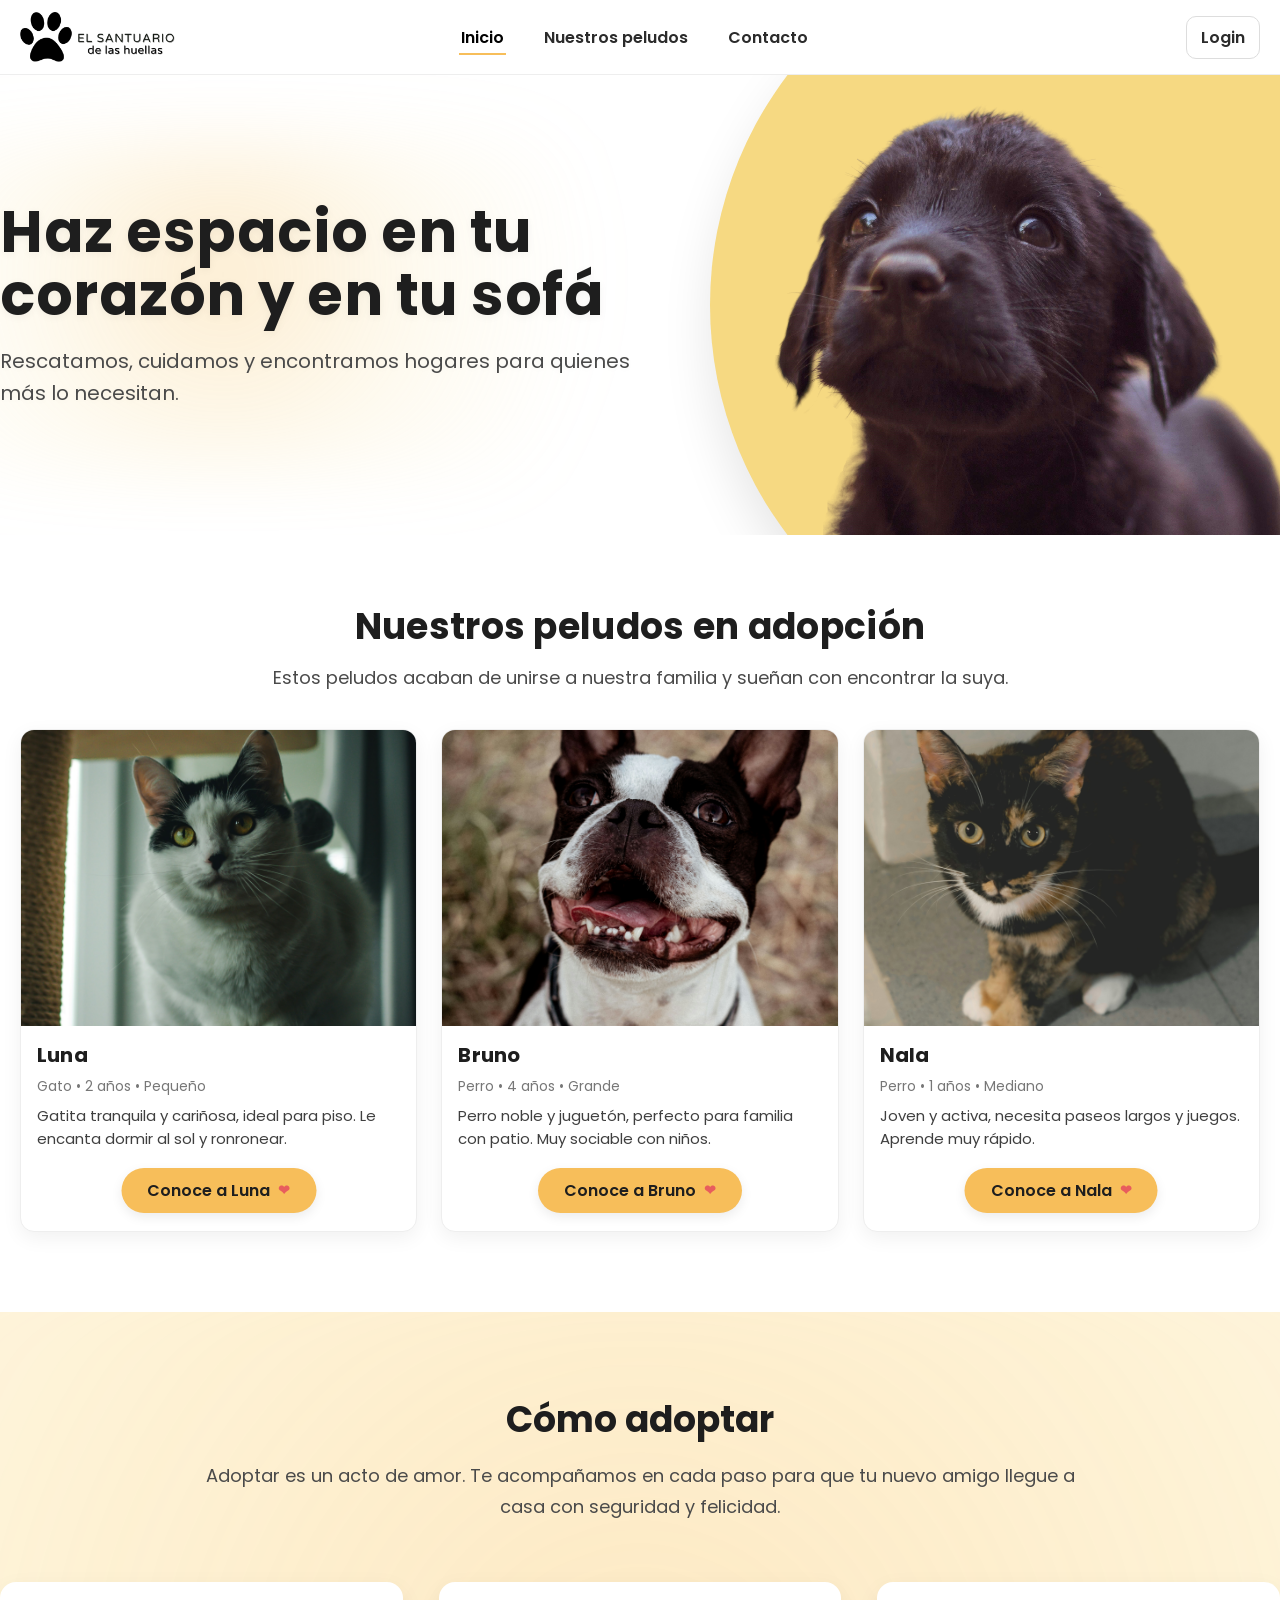
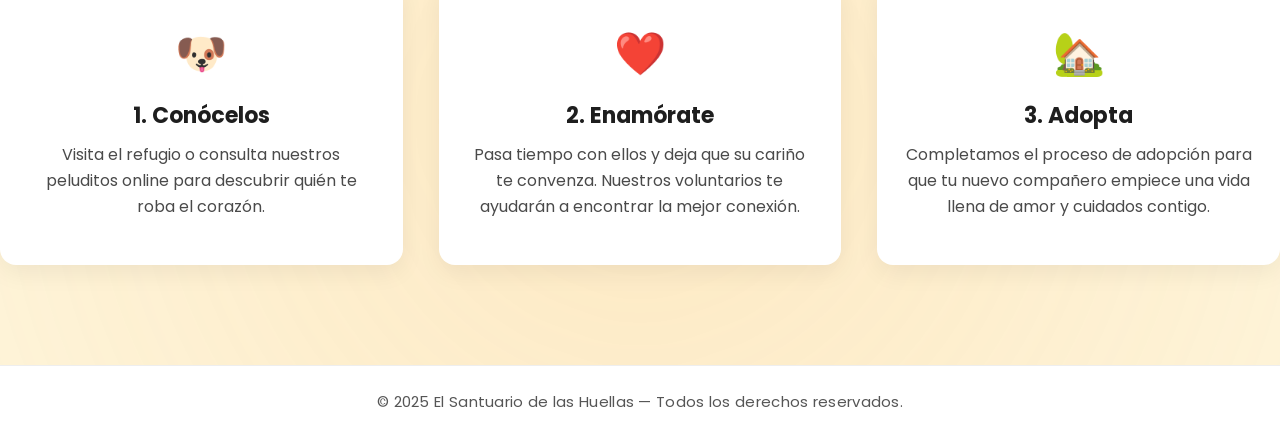
<file: index.html>
<!DOCTYPE html>
<html lang="es">
<head>
    <meta charset="UTF-8">
    <!--Para adaptarlo a cualquier pantalla-->
    <meta name="viewport" content="width=device-width, initial-scale=1.0">
    <title>El Santuario de las Huellas</title>
    <!--Enlazo la hoja de estilo css-->
    <link rel="stylesheet" href="style.css">
</head>
<body>
	<script type="module" src="./index.js"></script>
	
   <header class="site-header">
  <div class="container">
    <!-- Izquierda: logo -->
    <a href="index.html" class="logo">
      <img src="imagenes/logo.png" alt="El Santuario de las Huellas">
    </a>

    <!-- Centro: navegación -->
    <nav class="main-nav" aria-label="Principal">
      <ul>
        <li><a class="is-active" href="index.html">Inicio</a></li>
        <li><a href="animales.html">Nuestros peludos</a></li>
        <li><a href="contacto.html">Contacto</a></li>
        <li id="optionAdmin"><a href="admin.html">Admin</a></li>
      </ul>
    </nav>

    <!-- Derecha: login -->
   <a href="login.html" class="login-link" id="botonLogin">Login</a>
   <a href="#" class="login-link" id="botonLogout">Cerrar sesión</a>
  </div>
</header>

<section class="hero">
  <div class="hero-content">
    <!-- Texto izquierda -->
    <div class="hero-text">
      <h1>Haz espacio en tu corazón y en tu sofá</h1>
      <p>Rescatamos, cuidamos y encontramos hogares para quienes más lo necesitan.</p>
    </div>

    <!-- Imagen derecha -->
    <div class="hero-image">
      <img src="imagenes/banner.png" alt="Perro en adopción">
    </div>
  </div>
</section>

   <section id="adopcion" class="adopcion">
  <div class="adopcion-container">
    <header class="adopcion-header">
      <h2>Nuestros peludos en adopción</h2>
      <p>Estos peludos acaban de unirse a nuestra familia y sueñan con encontrar la suya.</p>
    </header>

    <!-- Tarjetas para los animales-->
    <div class="adopcion-grid">
      <!-- Tarjeta 1 -->
      <article class="pet-card" id="primera-tarjeta">
      </article>
	  <!-- Tarjeta 2 -->
      <article class="pet-card" id="segunda-tarjeta">
      </article>
	  <!-- Tarjeta 3 -->
      <article class="pet-card" id="tercera-tarjeta">
      </article>
    </div>
  </div>

</section>

<!--Seccion como adoptar-->
<section id="como-adoptar" class="como-adoptar">
  <div class="como-container">
    <header class="como-header">
      <h2>Cómo adoptar</h2>
      <p>Adoptar es un acto de amor. Te acompañamos en cada paso para que tu nuevo amigo llegue a casa con seguridad y felicidad.</p>
    </header>

    <div class="como-pasos">
      <!-- Paso 1 -->
      <article class="paso">
        <div class="paso-icono">🐶</div>
        <h3>1. Conócelos</h3>
        <p>Visita el refugio o consulta nuestros peluditos online para descubrir quién te roba el corazón.</p>
      </article>

      <!-- Paso 2 -->
      <article class="paso">
        <div class="paso-icono">❤️</div>
        <h3>2. Enamórate</h3>
        <p>Pasa tiempo con ellos y deja que su cariño te convenza. Nuestros voluntarios te ayudarán a encontrar la mejor conexión.</p>
      </article>

      <!-- Paso 3 -->
      <article class="paso">
        <div class="paso-icono">🏡</div>
        <h3>3. Adopta</h3>
        <p>Completamos el proceso de adopción para que tu nuevo compañero empiece una vida llena de amor y cuidados contigo.</p>
      </article>
    </div>
  </div>
</section>
<!-- Footer -->
<footer class="site-footer">
  <p>© 2025 El Santuario de las Huellas — Todos los derechos reservados.</p>
</footer>


</body>
</html>
</file>
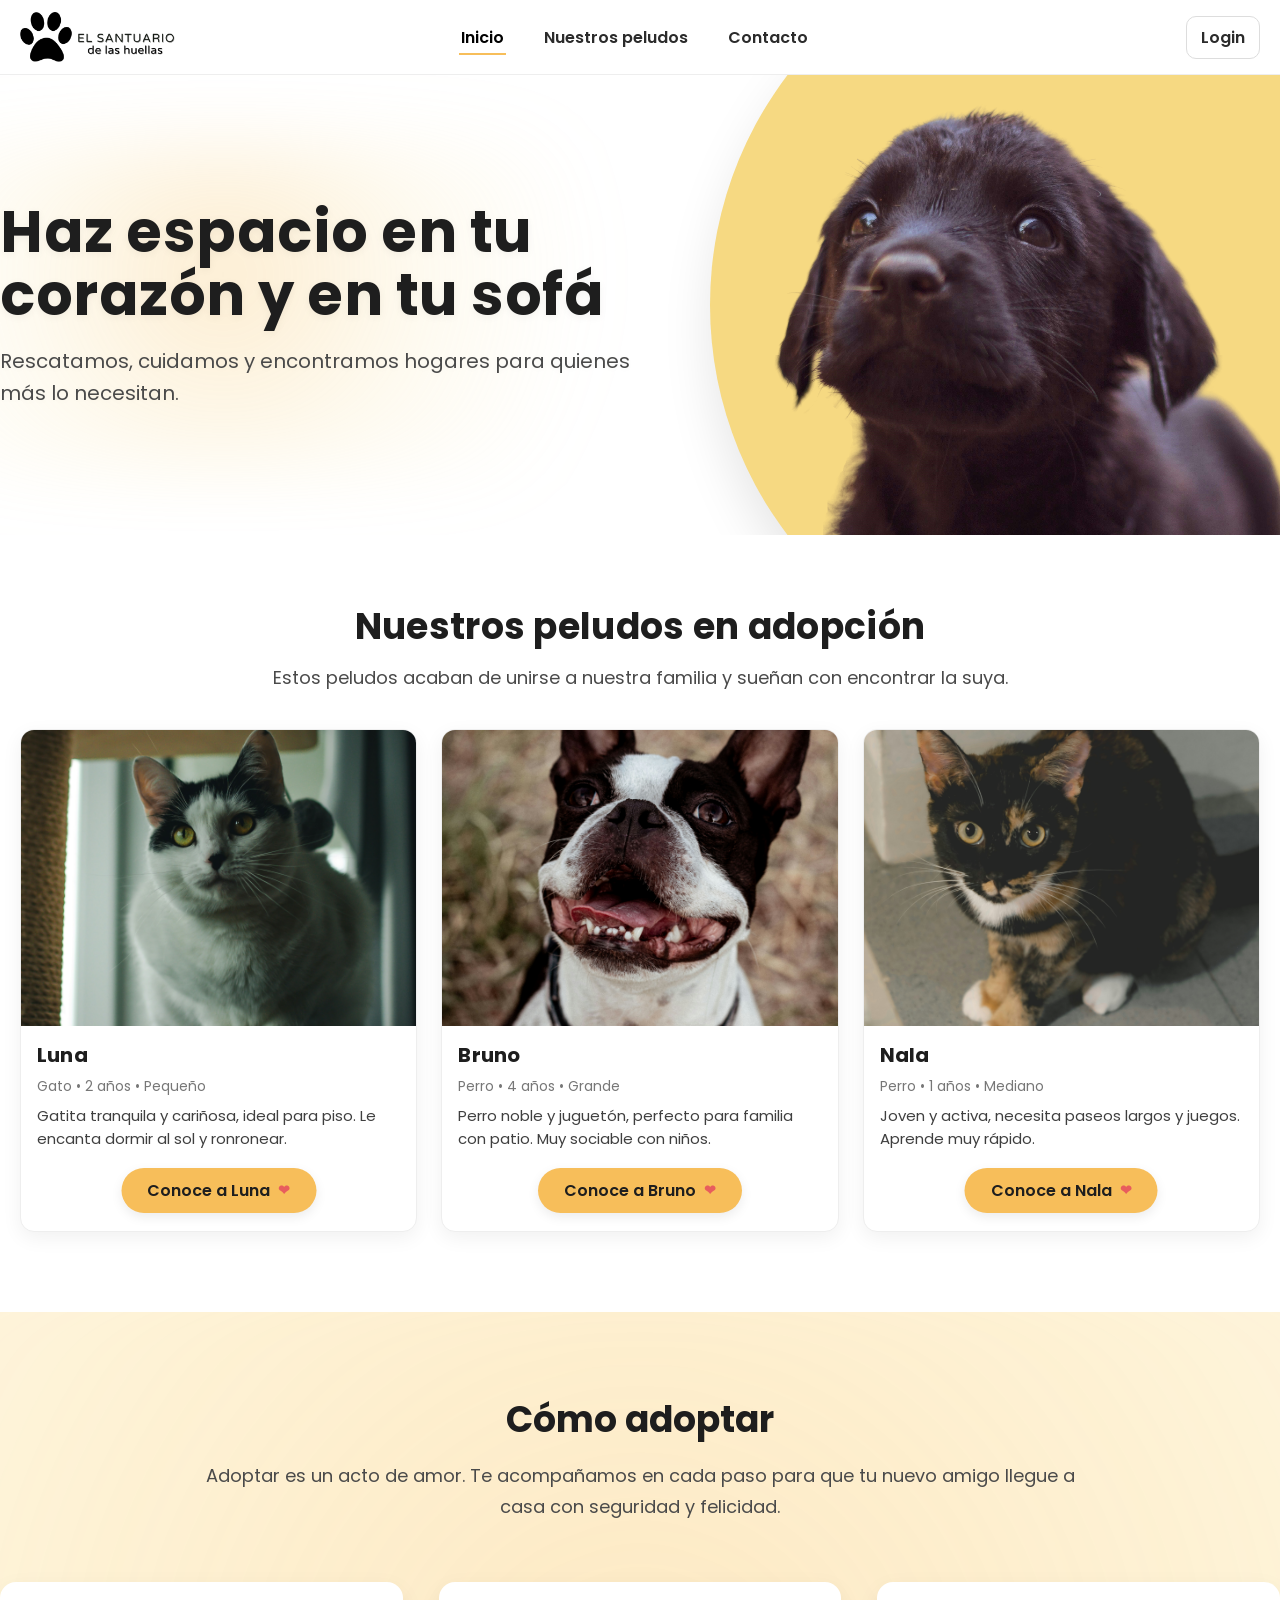
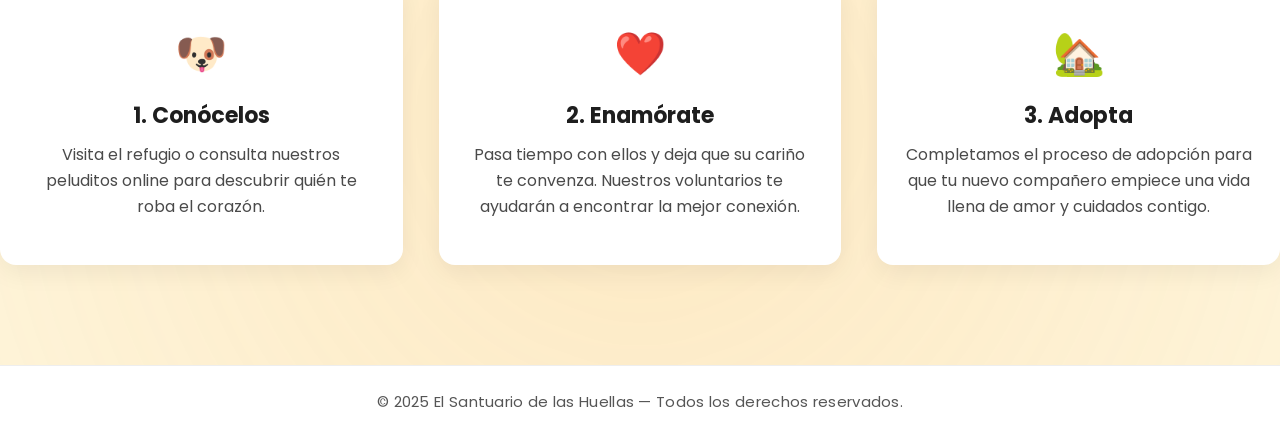
<file: admin.html>
<!DOCTYPE html>
<html lang="es">
<head>
  <meta charset="UTF-8" />
  <title>Administración | El Santuario de las Huellas</title>
  <meta name="viewport" content="width=device-width, initial-scale=1.0" />
  <link rel="stylesheet" href="style.css" />
</head>
<body class="admin-page">

	<script type="module" src="./admin.js"></script>

 <header class="site-header">
  <div class="container">
    <a href="index.html" class="logo">
      <img src="imagenes/logo.png" alt="El Santuario de las Huellas" />
    </a>
    <nav class="main-nav" aria-label="Principal">
      <ul>
        <li><a href="index.html">Inicio</a></li>
        <li><a href="animales.html">Nuestros peludos</a></li>
        <li><a href="contacto.html">Contacto</a></li>
        <li id="optionAdmin"><a class="is-active" href="admin.html">Admin</a></li>
      </ul>
    </nav>
	   <a href="#" class="login-link" id="botonLogout">Cerrar sesión</a>
  </div>
</header>

 <section class="page-hero">
  <div class="page-hero-container">
    <h1>Animales (Administración)</h1>

    <!-- Accesos rápidos -->
    <nav style="margin-top:12px; display:flex; gap:8px; flex-wrap:wrap;">
      <a href="admin.html" class="btn">Animales</a>
      <a href="mensajes.html" class="btn btn--ghost">Mensajes</a>
    </nav>
  </div>
</section>

  <main class="admin-wrap">
    <section class="card" aria-labelledby="listado-title">
      <header class="card__head"><h2 id="listado-title">Listado</h2></header>
      <div class="table-wrap">
        <table class="table" id="tabla-animales">
          <thead>
            <tr>
              <th>Nombre</th>
              <th>Especie</th>
              <th>Edad</th>
              <th>Sexo</th>
              <th>Tamaño</th>
              <th>Raza</th>
              <th>Vacunas</th>
              <th>Esterilizado</th>
              <th>Adoptado</th>
            </tr>
          </thead>
          <tbody>
          </tbody>
        </table>
      </div>
    </section>

    <section class="card" aria-labelledby="nuevo-title">
      <header class="card__head"><h2 id="titulo-animal">Nuevo animal</h2></header>
      <form id="form-animal" class="form" action="#" method="post" autocomplete="on">
        <input type="text" name="website" tabindex="-1" class="honeypot" aria-hidden="true">
        <div class="form-row two">
          <div class="field"><label for="nombre">Nombre*</label><input id="nombre" name="nombre" type="text" required></div>
          <div class="field"><label for="especie">Especie</label><input id="especie" name="especie" type="text" placeholder="Perro / Gato / ..."></div>
        </div>
        <div class="form-row two">
          <div class="field"><label for="edad">Edad</label><input id="edad" name="edad" type="number" min="0" step="1" placeholder="0"></div>
          <div class="field"><label for="sexo">Sexo</label><input id="sexo" name="sexo" type="text" placeholder="Macho / Hembra / Desconocido"></div>
        </div>
        <div class="form-row two">
          <div class="field"><label for="tamano">Tamaño</label><input id="tamano" name="tamano" type="text" placeholder="Pequeño / Mediano / Grande"></div>
          <div class="field"><label for="raza">Raza</label><input id="raza" name="raza" type="text"></div>
        </div>
        <div class="form-row two">
          <label class="check"><input type="checkbox" name="vacunas" id="checkVacuna"> Vacunas al día</label>
          <label class="check"><input type="checkbox" name="esterilizado" id="checkEsterilizado"> Esterilizado</label>
        </div>
        <div class="form-row"><div class="field"><label for="descripcion">Descripción</label><textarea id="descripcion" name="descripcion" rows="4" placeholder="Carácter, sociabilidad, necesidades…"></textarea></div></div>
        <div class="form-row"><div class="field"><label for="foto">URL de la foto</label><input name="foto" type="file" id="imageInput" accept="image/*" /></div></div>
        <button type="submit" class="btn-submit">Guardar</button>
        <p class="nota-requeridos">Los campos marcados con * son obligatorios.</p>
      </form>
    </section>
  </main>

  <footer class="site-footer">
    <div class="container">
      <p>&copy; 2025 · El Santuario de las Huellas</p>
    </div>
  </footer>
</body>
</html>
</file>
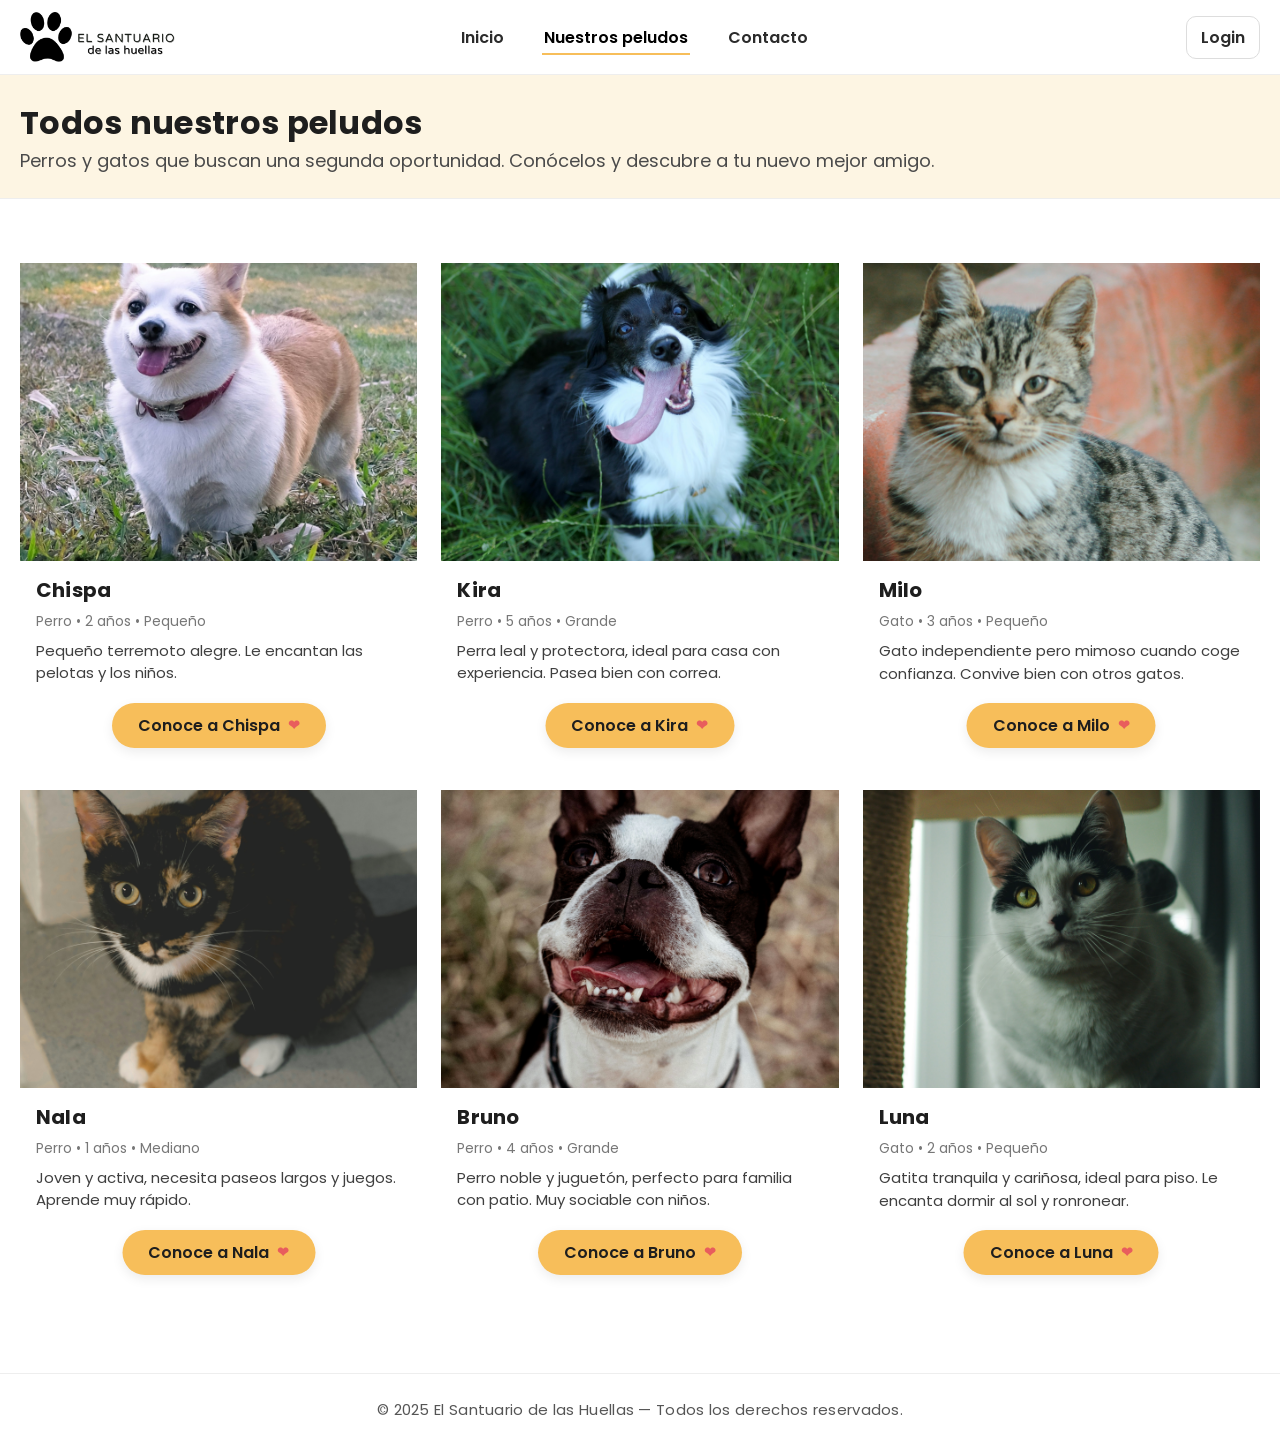
<file: animales.html>
<!DOCTYPE html>
<html lang="es">
<head>
  <meta charset="UTF-8" />
  <title>Todos los animales | El Santuario de las Huellas</title>
  <meta name="viewport" content="width=device-width, initial-scale=1.0" />
  <link rel="stylesheet" href="style.css" />
</head>
<body>
	<script type="module" src="./animales.js"></script>

  <!-- Header (reutilizado) -->
  <header class="site-header">
    <div class="container">
      <a href="index.html" class="logo">
        <img src="imagenes/logo.png" alt="El Santuario de las Huellas" />
      </a>

      <nav class="main-nav" aria-label="Principal">
        <ul>
          <li><a href="index.html">Inicio</a></li>
          <li><a class="is-active" href="animales.html">Nuestros peludos</a></li>
          <li><a href="contacto.html">Contacto</a></li>
			<li id="optionAdmin"><a href="admin.html">Admin</a></li>
        </ul>
      </nav>

      
	   <a href="login.html" class="login-link" id="botonLogin">Login</a>
	   <a href="#" class="login-link" id="botonLogout">Cerrar sesión</a>
    </div>
  </header>

  <!-- Cabecera de página -->
  <section class="page-hero">
    <div class="page-hero-container">
      <h1>Todos nuestros peludos</h1>
      <p>Perros y gatos que buscan una segunda oportunidad. Conócelos y descubre a tu nuevo mejor amigo.</p>
    </div>
  </section>

  <!-- Listado -->
  <section class="adopcion">
    <div class="adopcion-container">
      <div class="adopcion-grid" id="contenedor-tarjetas">

        

      </div>
    </div>
  </section>

  <footer class="site-footer">
    <p>© 2025 El Santuario de las Huellas — Todos los derechos reservados.</p>
  </footer>

</body>
</html>
</file>
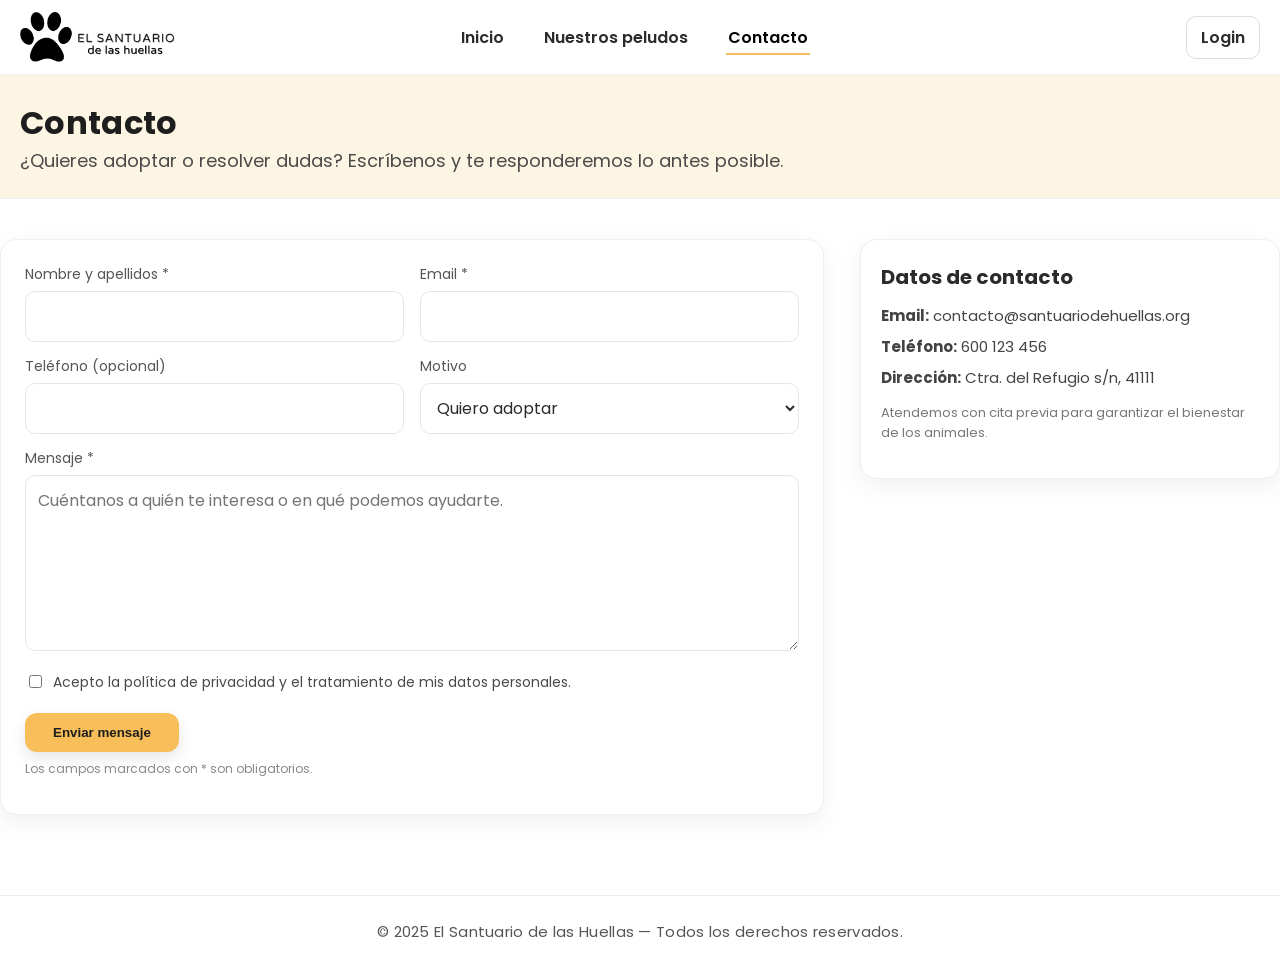
<file: contacto.html>
<!DOCTYPE html>
<html lang="es">
<head>
  <meta charset="UTF-8" />
  <title>Contacto | El Santuario de las Huellas</title>
  <meta name="viewport" content="width=device-width, initial-scale=1.0" />
  <link rel="stylesheet" href="style.css" />
  
</head>
<body>
	<script type="module" src="./contacto.js"></script>
  <!-- Header -->
  <header class="site-header">
    <div class="container">
      <a href="index.html" class="logo">
        <img src="imagenes/logo.png" alt="El Santuario de las Huellas" />
      </a>

      <nav class="main-nav" aria-label="Principal">
        <ul>
          <li><a href="index.html">Inicio</a></li>
          <li><a href="animales.html">Nuestros peludos</a></li>
          <li><a class="is-active" href="contacto.html">Contacto</a></li>
			    <li id="optionAdmin"><a href="admin.html">Admin</a></li>
        </ul>
      </nav>

      
	   <a href="login.html" class="login-link" id="botonLogin">Login</a>
	   <a href="#" class="login-link" id="botonLogout">Cerrar sesión</a>
    </div>
  </header>

  <!-- Cabecera limpia -->
  <section class="page-hero">
    <div class="page-hero-container">
      <h1>Contacto</h1>
      <p>¿Quieres adoptar o resolver dudas? Escríbenos y te responderemos lo antes posible.</p>
    </div>
  </section>

  <!-- Contacto -->
  <main class="contacto">
    <div class="contacto-container">
      <!-- Formulario -->
      <section class="contacto-form">
        <form action="#" method="post" class="form" autocomplete="on" id="form-contacto">
          <!-- anti-spam simple -->
          <input type="text" name="website" tabindex="-1" autocomplete="off" class="honeypot" aria-hidden="true">

          <div class="form-row two">
            <div class="field">
              <label for="nombre">Nombre y apellidos *</label>
              <input id="nombre" name="nombre" type="text" required>
            </div>
            <div class="field">
              <label for="email">Email *</label>
              <input id="email" name="email" type="email" required>
            </div>
          </div>

          <div class="form-row two">
            <div class="field">
              <label for="telefono">Teléfono (opcional)</label>
              <input id="telefono" name="telefono" type="tel">
            </div>
            <div class="field">
              <label for="motivo">Motivo</label>
              <select id="motivo" name="motivo">
                <option value="Adoptar">Quiero adoptar</option>
                <option value="Dudas">Dudas y preguntas</option>
              </select>
            </div>
          </div>

          <div class="form-row">
            <div class="field">
              <label for="mensaje">Mensaje *</label>
              <textarea id="mensaje" name="mensaje" rows="6" required
                placeholder="Cuéntanos a quién te interesa o en qué podemos ayudarte."></textarea>
            </div>
          </div>

          <div class="form-row">
            <label class="check">
              <input type="checkbox" required>
              Acepto la política de privacidad y el tratamiento de mis datos personales.
            </label>
          </div>

          <button type="submit" class="btn-submit">Enviar mensaje</button>
          <p class="nota-requeridos">Los campos marcados con * son obligatorios.</p>
        </form>
      </section>

      <!-- Info lateral -->
      <aside class="contacto-aside">
        <div class="info-card">
          <h3>Datos de contacto</h3>
          <ul class="info-list">
            <li><strong>Email:</strong> contacto@santuariodehuellas.org</li>
            <li><strong>Teléfono:</strong> 600 123 456</li>
            <li><strong>Dirección:</strong> Ctra. del Refugio s/n, 41111</li>
          </ul>
          <p class="aviso">
            Atendemos con cita previa para garantizar el bienestar de los animales.
          </p>
        </div>
      </aside>
    </div>
  </main>

  <!-- Footer -->
  <footer class="site-footer">
    <p>© 2025 El Santuario de las Huellas — Todos los derechos reservados.</p>
  </footer>

</body>
</html>
</file>
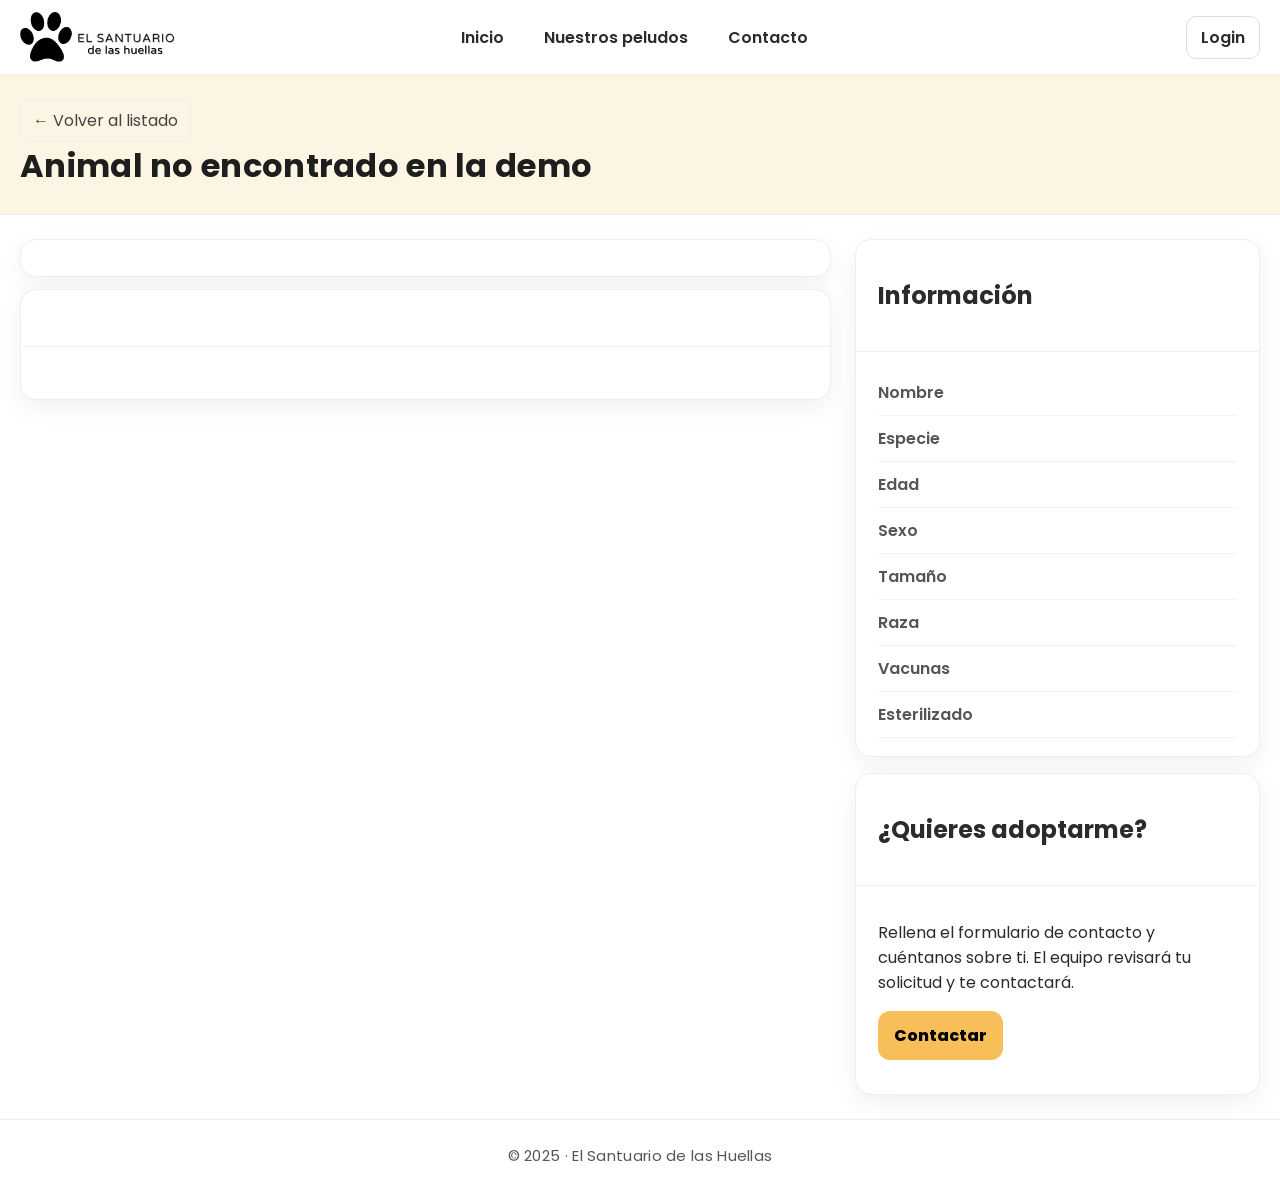
<file: ficha.html>
<!DOCTYPE html>
<html lang="es">
<head>
  <meta charset="UTF-8" />
  <title>Ficha del animal | El Santuario de las Huellas</title>
  <meta name="viewport" content="width=device-width, initial-scale=1.0" />
  <link rel="stylesheet" href="style.css" />
</head>
<body>
	<script type="module" src="./ficha.js"></script>
	
  <header class="site-header">
    <div class="container">
      <a href="index.html" class="logo">
        <img src="imagenes/logo.png" alt="El Santuario de las Huellas" />
      </a>
      <nav class="main-nav" aria-label="Principal">
        <ul>
          <li><a href="index.html">Inicio</a></li>
          <li><a href="animales.html">Nuestros peludos</a></li>
          <li><a href="contacto.html">Contacto</a></li>
			    <li id="optionAdmin"><a href="admin.html">Admin</a></li>
        </ul>
      </nav>
      
	   <a href="login.html" class="login-link" id="botonLogin">Login</a>
	   <a href="#" class="login-link" id="botonLogout">Cerrar sesión</a>
    </div>
  </header>

  <section class="page-hero">
    <div class="page-hero-container">
      <a class="back" href="animales.html">← Volver al listado</a>
      <h1 id="titulo-animal"></h1>
    </div>
  </section>

  <main class="ficha-wrap">
    <!-- Columna izquierda: imagen + sobre como un único stack (misma celda) -->
    <div class="left-stack">
      <section class="card">
        <div class="card__body portrait-wrap">
          <img id="imagen-animal" class="portrait-image">
        </div>
      </section>

      <section class="card">
        <div class="card__head"><h2 id="sobre-animal" ></h2></div>
        <div class="card__body">
          <p id="descripcion-animnal"></p>
          <p id="historia-animnal"></p>
        </div>
      </section>
    </div>

    <!-- Columna derecha -->
    <aside class="side">
      <section class="card">
        <div class="card__head"><h2>Información</h2></div>
        <div class="card__body">
          <table class="info">
            <tr><th>Nombre</th><td id="nombre-animnal"></td></tr>
            <tr><th>Especie</th><td id="especie-animnal"></td></tr>
            <tr><th>Edad</th><td id="edad-animnal"></td></tr>
            <tr><th>Sexo</th><td id="sexo-animnal"></td></tr>
            <tr><th>Tamaño</th><td id="tamano-animnal"></td></tr>
            <tr><th>Raza</th><td id="raza-animnal"></td></tr>
            <tr><th>Vacunas</th><td id="vacunas-animnal"></td></tr>
            <tr><th>Esterilizado</th><td id="esterilizado-animnal"></td></tr>
          </table>
        </div>
      </section>

      <section class="card cta">
        <div class="card__head"><h2>¿Quieres adoptarme?</h2></div>
        <div class="card__body">
          <p>Rellena el formulario de contacto y cuéntanos sobre ti. El equipo revisará tu solicitud y te contactará.</p>
          <p><a class="btn" id="boton-contacto" href="contacto.html">Contactar</a></p>
        </div>
      </section>
    </aside>
  </main>

  <footer class="site-footer">
    <div class="container">
      <p>&copy; 2025 · El Santuario de las Huellas</p>
    </div>
  </footer>
</body>
</html>
</file>
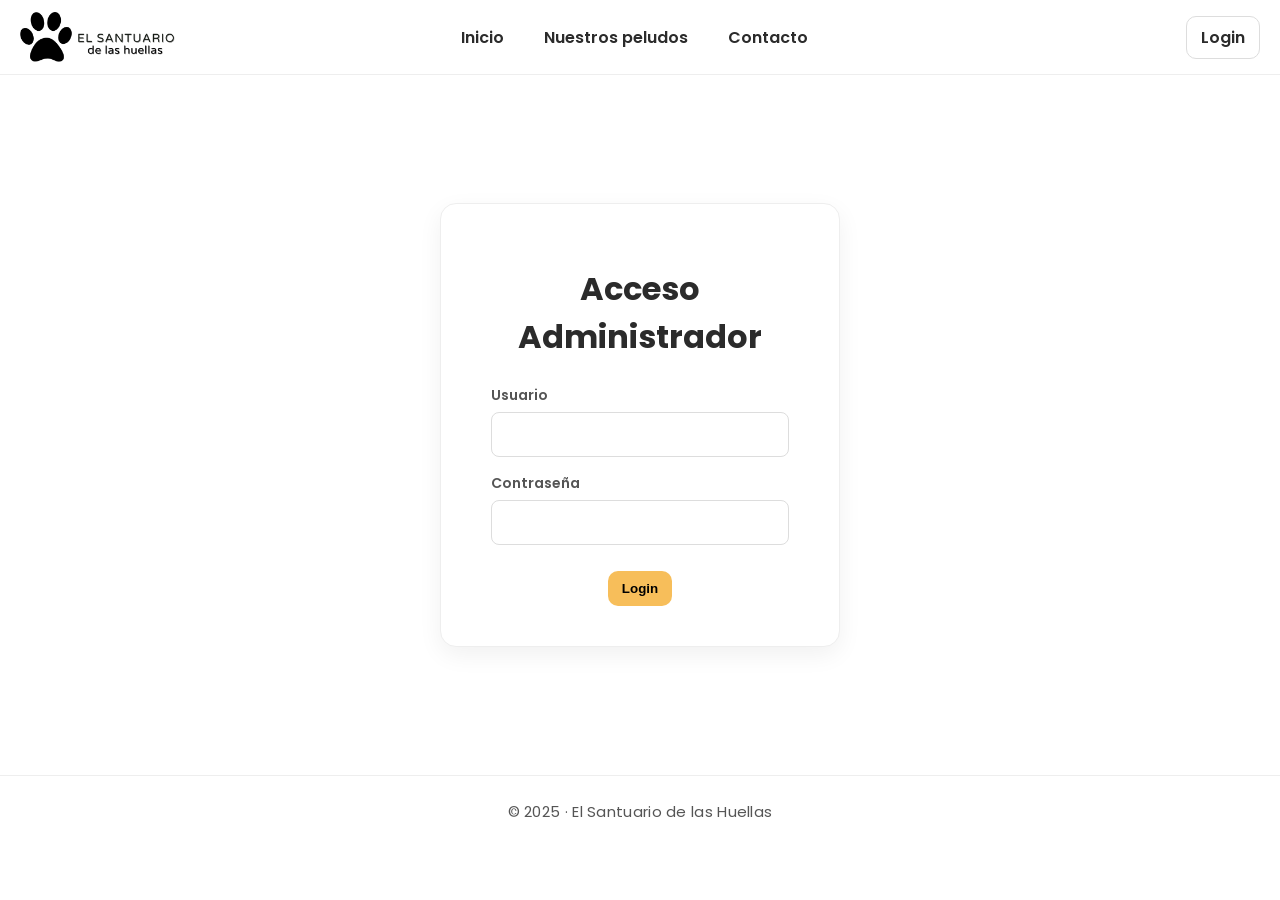
<file: login.html>
<!DOCTYPE html>
<html lang="es">
<head>
  <meta charset="UTF-8" />
  <title>Login | El Santuario de las Huellas</title>
  <meta name="viewport" content="width=device-width, initial-scale=1.0" />
  <link rel="stylesheet" href="style.css" />
</head>
<body>
	<script type="module" src="./login.js"></script>
  <header class="site-header">
    <div class="container">
      <a href="index.html" class="logo">
        <img src="imagenes/logo.png" alt="El Santuario de las Huellas" />
      </a>
      <nav class="main-nav" aria-label="Principal">
        <ul>
          <li><a href="index.html">Inicio</a></li>
          <li><a href="animales.html">Nuestros peludos</a></li>
          <li><a href="contacto.html">Contacto</a></li>
			<li id="optionAdmin"><a href="admin.html">Admin</a></li>
        </ul>
      </nav>
      
	   <a href="login.html" class="login-link" id="botonLogin">Login</a>
	   <a href="#" class="login-link" id="botonLogout">Cerrar sesión</a>
    </div>
  </header>

  <main class="login-page">
    <form class="login-box" action="admin.html" method="post" id="form-login">
      <h1>Acceso Administrador</h1>

      <div class="field">
        <label for="usuario">Usuario</label>
        <input type="text" id="usuario" name="usuario" required />
      </div>

      <div class="field">
        <label for="contrasena">Contraseña</label>
        <input type="password" id="contrasena" name="contrasena" required />
      </div>

      <button type="submit" class="btn">Login</button>
    </form>
  </main>

  <footer class="site-footer">
    <div class="container">
      <p>&copy; 2025 · El Santuario de las Huellas</p>
    </div>
  </footer>
</body>
</html>
</file>
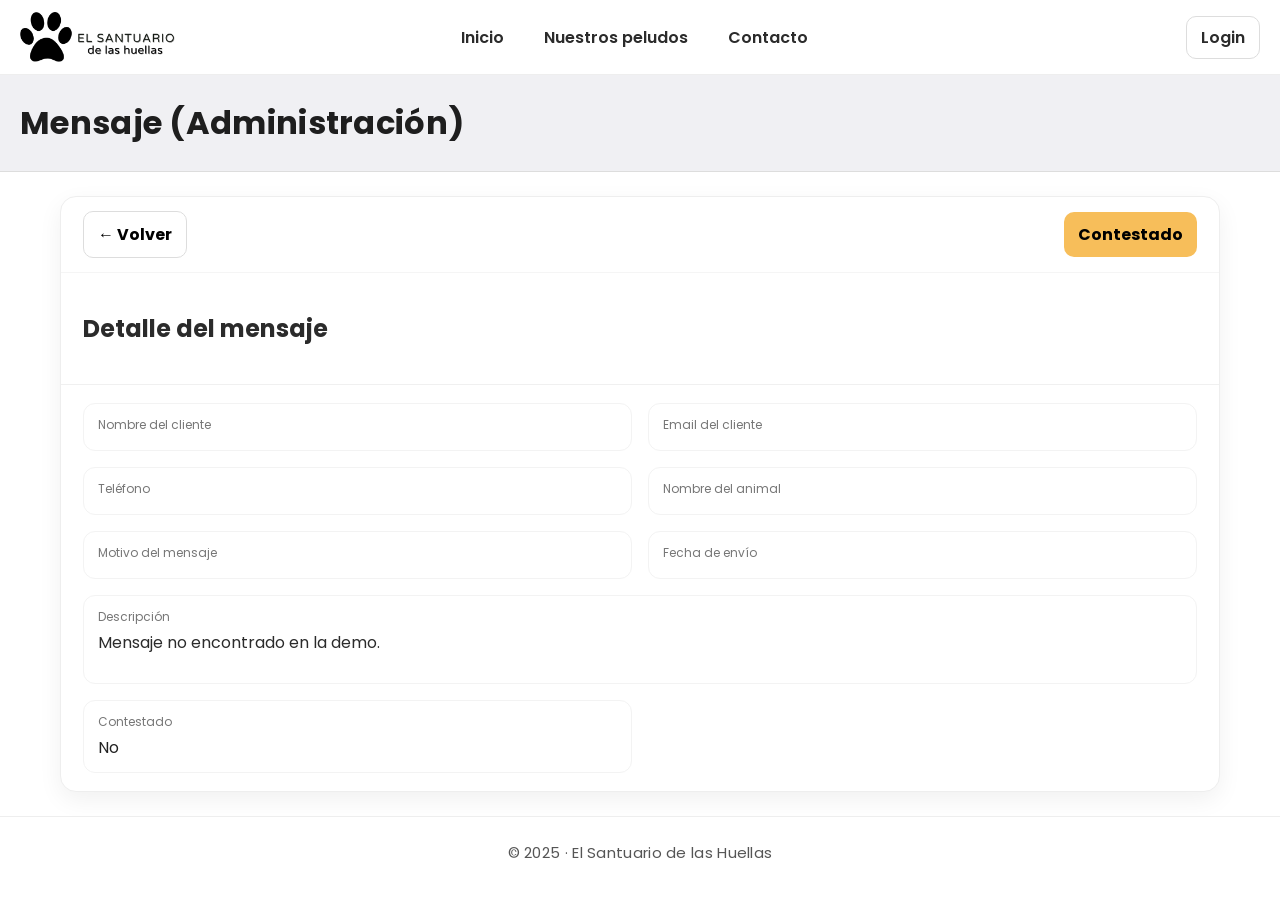
<file: mensaje.html>
<!DOCTYPE html>
<html lang="es">
<head>
  <meta charset="UTF-8" />
  <title>Detalle del mensaje | El Santuario de las Huellas</title>
  <meta name="viewport" content="width=device-width, initial-scale=1.0" />
  <link rel="stylesheet" href="style.css" />
</head>
<body class="admin-page">
<script type="module" src="./mensaje.js"></script>
<header class="site-header">
  <div class="container">
    <a href="index.html" class="logo">
      <img src="imagenes/logo.png" alt="El Santuario de las Huellas" />
    </a>
    <nav class="main-nav" aria-label="Principal">
      <ul>
        <li><a href="index.html">Inicio</a></li>
        <li><a href="animales.html">Nuestros peludos</a></li>
        <li><a href="contacto.html">Contacto</a></li>
        <li id="optionAdmin"><a href="admin.html">Admin</a></li>
      </ul>
    </nav>
     <a href="login.html" class="login-link" id="botonLogin">Login</a>
	 <a href="#" class="login-link" id="botonLogout">Cerrar sesión</a>
  </div>
</header>


  <section class="page-hero">
    <div class="page-hero-container">
      <h1>Mensaje (Administración)</h1>
    </div>
  </section>

  <main class="admin-wrap">
    <section class="card">
      <div class="toolbar">
        <div class="left">
          <a class="btn btn--ghost" href="mensajes.html">← Volver</a>
        </div>
        <div class="right">
          <a id="botonContestado" class="btn" aria-disabled="true">Contestado</a>
        </div>
      </div>

      <header class="card__head"><h2>Detalle del mensaje</h2></header>
      <div class="card__body">
        <div class="detail-meta">
          <div class="detail-field">
            <p class="label">Nombre del cliente</p>
            <p class="value" id="nombre"></p>
          </div>
          <div class="detail-field">
            <p class="label">Email del cliente</p>
            <p class="value" id="email"></p>
          </div>
          <div class="detail-field">
            <p class="label">Teléfono</p>
            <p class="value" id="telefono"></p>
          </div>
          <div class="detail-field">
            <p class="label">Nombre del animal</p>
            <p class="value" id="nombreAnimal"></p>
          </div>
          <div class="detail-field">
            <p class="label">Motivo del mensaje</p>
            <p class="value" id="motivo"></p>
          </div>
          <div class="detail-field">
            <p class="label">Fecha de envío</p>
            <p class="value" id="fecha"></p>
          </div>
          <div class="detail-field detail-desc">
            <p class="label">Descripción</p>
            <p class="value"><pre id="mensaje"></pre></p>
          </div>
          <div class="detail-field">
            <p class="label">Contestado</p>
            <p class="value" id="contestado">No</p>
          </div>
        </div>
      </div>
    </section>
  </main>

  <footer class="site-footer">
    <div class="container">
      <p>&copy; 2025 · El Santuario de las Huellas</p>
    </div>
  </footer>
</body>
</html>
</file>
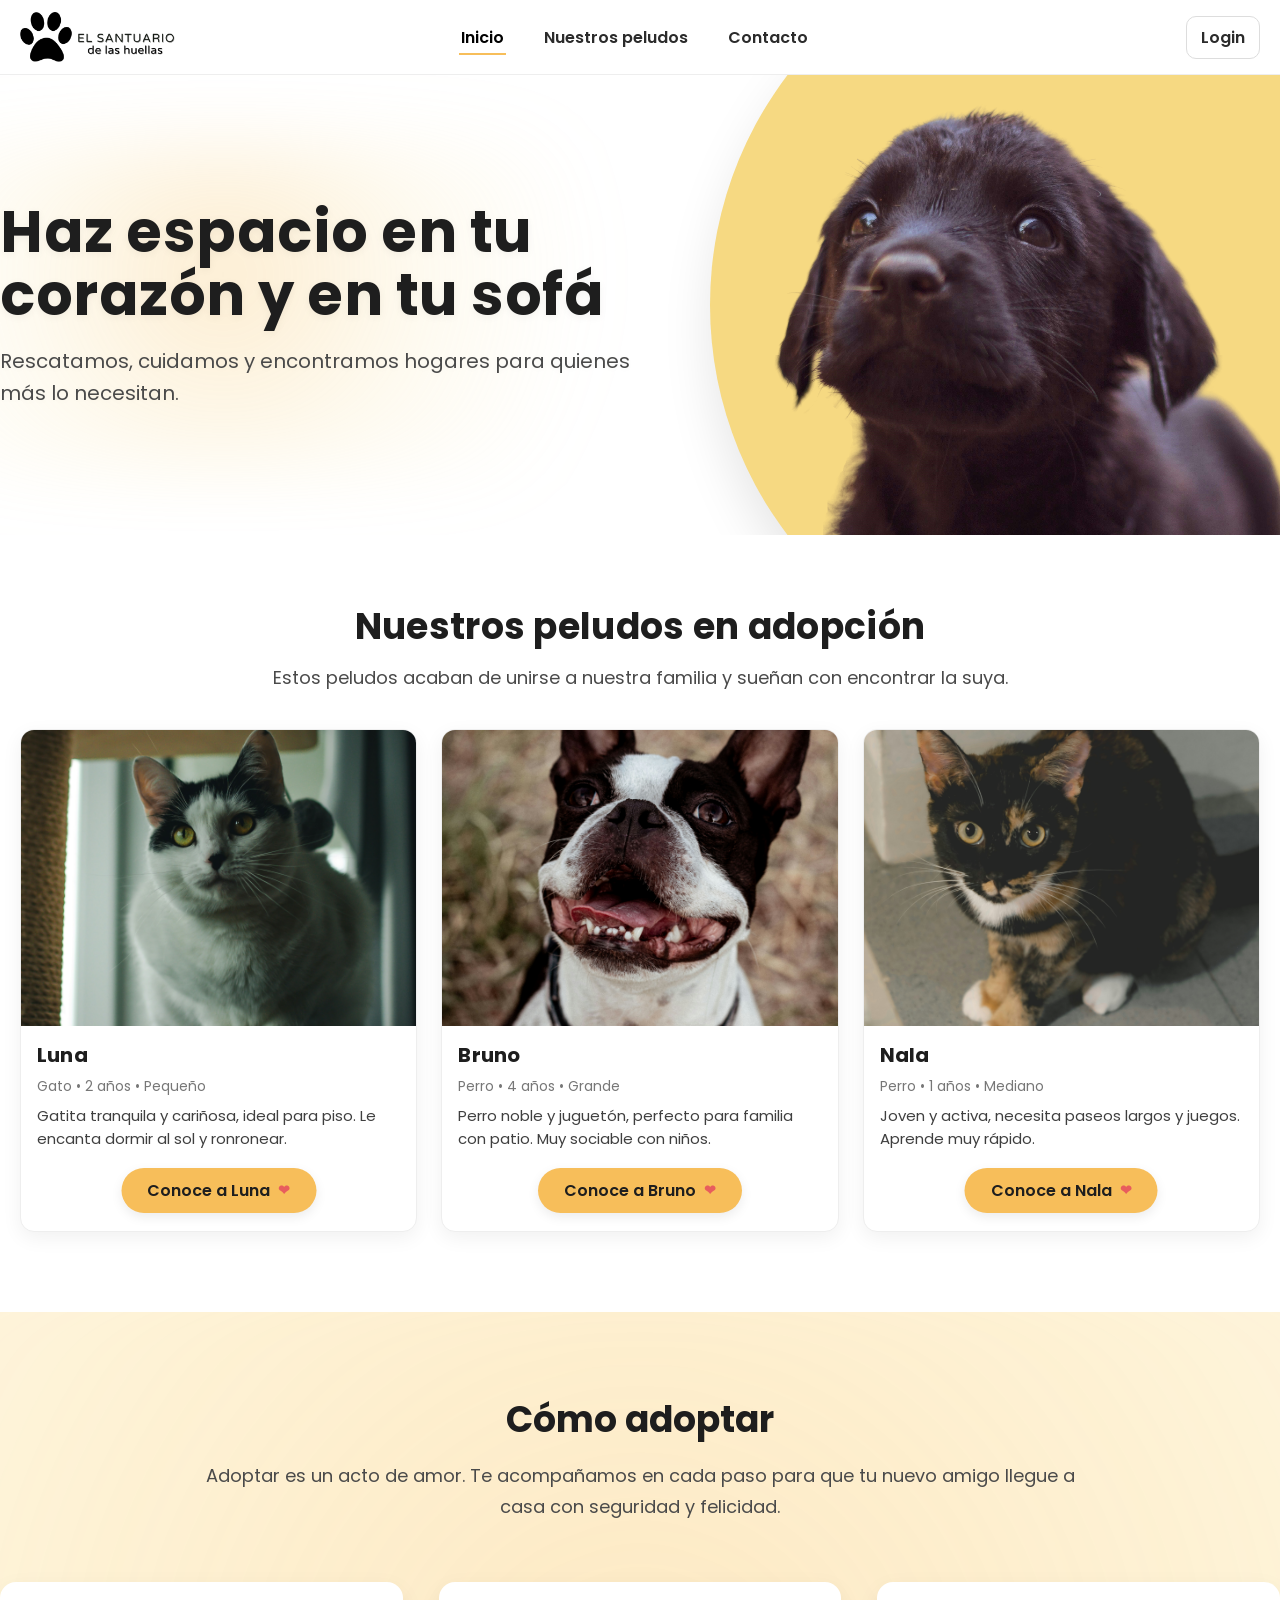
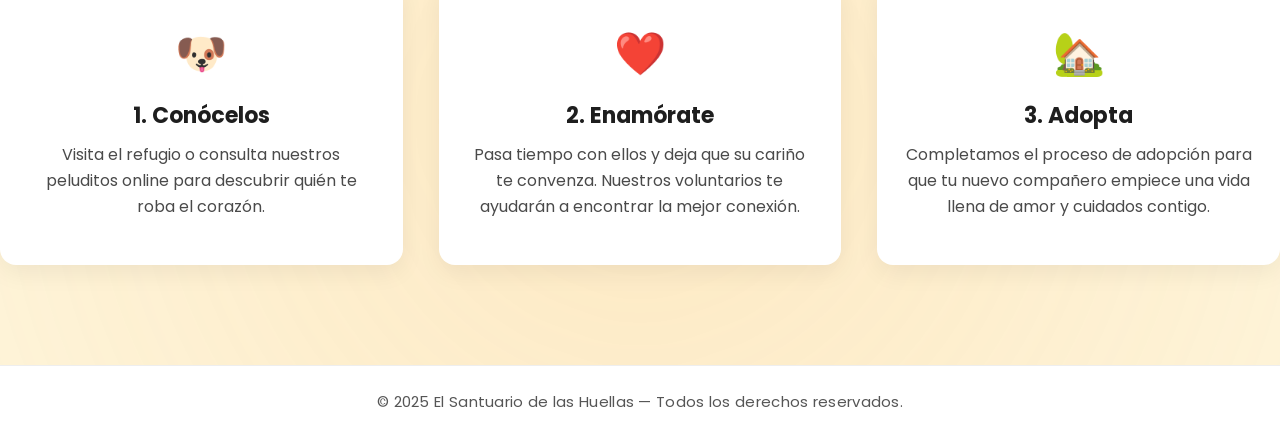
<file: mensajes.html>
<!DOCTYPE html>
<html lang="es">
<head>
  <meta charset="UTF-8" />
  <title>Mensajes | El Santuario de las Huellas</title>
  <meta name="viewport" content="width=device-width, initial-scale=1.0" />
  <link rel="stylesheet" href="style.css" />
</head>
<body class="admin-page">
<script type="module" src="./mensajes.js"></script>
<header class="site-header">
  <div class="container">
    <a href="index.html" class="logo">
      <img src="imagenes/logo.png" alt="El Santuario de las Huellas" />
    </a>
    <nav class="main-nav" aria-label="Principal">
      <ul>
        <li><a href="index.html">Inicio</a></li>
        <li><a href="animales.html">Nuestros peludos</a></li>
        <li><a href="contacto.html">Contacto</a></li>
        <li id="optionAdmin"><a class="is-active" href="admin.html">Admin</a></li>
      </ul>
    </nav>
	   <a href="#" class="login-link" id="botonLogout">Cerrar sesión</a>
  </div>
</header>


  <section class="page-hero">
  <div class="page-hero-container">
    <h1>Mensajes (Administración)</h1>

    <nav style="margin-top:12px; display:flex; gap:8px; flex-wrap:wrap;">
      <a href="admin.html" class="btn btn--ghost">Animales</a>
      <a href="mensajes.html" class="btn">Mensajes</a>
    </nav>
  </div>
</section>

  <main class="admin-wrap">
    <section class="card" aria-labelledby="mensajes-title">
      <header class="card__head"><h2 id="mensajes-title">Bandeja de mensajes</h2></header>
      <div class="table-wrap">
        <table class="table" id="tabla-mensajes">
          <thead>
            <tr>
              <th>Nombre cliente</th>
              <th>Nombre animal</th>
              <th>Fecha</th>
              <th>Contestado</th>
              <th></th>
            </tr>
          </thead>
          <tbody>
            <tr>
              <td>Laura Gómez</td>
              <td>Esteso</td>
              <td>2025-11-10</td>
              <td><span class="pill pill--no">No</span></td>
              <td><a class="btn" href="mensaje.html">Ver mensaje</a></td>
            </tr>
            <tr>
              <td>Carlos Ruiz</td>
              <td>Mona</td>
              <td>2025-11-08</td>
              <td><span class="pill pill--yes">Sí</span></td>
              <td><a class="btn" href="mensaje.html">Ver mensaje</a></td>
            </tr>
          </tbody>
        </table>
      </div>
    </section>
  </main>

  <footer class="site-footer">
    <div class="container">
      <p>&copy; 2025 · El Santuario de las Huellas</p>
    </div>
  </footer>
</body>
</html>
</file>
<file: style.css>
@import url('https://fonts.googleapis.com/css2?family=Poppins:wght@400;600;700&display=swap');

* { 
  box-sizing: border-box; 
}

body {
  margin: 0;
  font-family: 'Poppins', sans-serif;
  color: #2b2b2b;
  background-color: #fff;
}

/* Cabecera */
.site-header {
  /* Mantener fijo en la parte de arriba */
  position: sticky;
  top: 0;
  background: #fff;
  border-bottom: 1px solid #eee;
  z-index: 100;
}

.site-header .container {
  width: 1490px;
  margin: 0 auto;
  padding: 12px 20px;
  display: grid;
  grid-template-columns: auto 1fr auto;
  align-items: center;
  gap: 16px;
}


/* Logo superior */
.logo img {
  display: block;
  height: 50px;
  width: auto;
}

/* Mantener el menú centrado */
.main-nav { justify-self: center; }

.main-nav ul {
  list-style: none;
  display: flex;
  gap: 36px;
  margin: 0;
  padding: 0;
}

.main-nav a {
  text-decoration: none;
  color: #2b2b2b;
  font-weight: 600;
  padding: 6px 2px;
  transition: color 0.2s ease;
}

.main-nav a:hover { 
  color: #000; 
}

/* Login */
.login-link {
  text-decoration: none;
  font-weight: 600;
  color: #2b2b2b;
  padding: 8px 14px;
  border: 1px solid #ddd;
  border-radius: 10px;
  transition: all 0.2s ease;
}

.login-link:hover { 
  background: #f7f7f7; 
}

/* Botón cerrar sesión */
.logout-link {
  position: absolute;
  left: 24px;
  top: 18px;
  font-size: 14px;
  text-decoration: none;
  color: #333;
  font-weight: 600;
}

.logout-link:hover {
  text-decoration: underline;
}


/* Sección hero (pestañas) */
.hero {
  background: #fff;
  height: 400px;
  display: flex;
  align-items: center;
  overflow: hidden;
  position: relative;
}

/* Contenedor interno de sección hero */
.hero-content {
  width: 1490px;
  margin: 0 auto;
  display: grid;
  grid-template-columns: 1fr 600px;
  align-items: center;
  gap: 48px;
}
.hero-text {
  max-width: 740px;
  position: relative;
}

/*  Redondel anaranjado suave detrás del texto (ejemplo modificable https://stackoverflow.com/questions/36475335/hero-with-gradient-using-before-not-working-correctly) */
.hero-text::before {
  content: "";
  position: absolute;
  top: -60px;
  left: -80px;
  width: 120%;
  height: 160%;
  background: radial-gradient(circle at 40% 40%, rgba(247, 190, 90, 0.28), rgba(246, 217, 130, 0.12) 40%, transparent 75%);
  filter: blur(35px);
  z-index: 0;
}

/* Texto sobre el redondel */
.hero-text h1,
.hero-text p {
  position: relative;
  z-index: 1;
}

.hero-text h1 {
  font-size: 62px;
  line-height: 1.1;
  margin: 0 0 18px;
  color: #1e1e1e;
  font-weight: 700;
  letter-spacing: 0.5px;
  text-shadow: 0 2px 8px rgba(0,0,0,0.05);
}

.hero-text p {
  font-size: 20px;
  line-height: 1.6;
  margin: 0;
  color: #4a4a4a;
  font-weight: 400;
  text-shadow: 0 1px 6px rgba(0,0,0,0.04);
}

/* Imagen (derecha) con semicírculo amarillo detrás */
.hero-image {
  position: relative;
  width: 600px;
  height: 380px;
  justify-self: end;
  isolation: isolate;
}

/* Circulo anaranjado detrás de la imágen */
.hero-image::before {
  content: "";
  position: absolute;
  right: -190px;
  top: 50%;
  width: 760px;
  height: 760px;
  background: #f6d982;
  border-radius: 50%;
  transform: translateY(-50%);
  z-index: -1;
  box-shadow: 0 25px 50px rgba(0, 0, 0, 0.1);
}

/* Imagen PNG transparente */
.hero-image img {
  position: relative;
  width: 108%;
  height: auto;
  display: block;
  object-fit: contain;
  z-index: 1;
  transform: translate(40px, -60px);
}


/* Pantalla de adopción */
.adopcion {
  padding: 64px 0 80px;
  background: #fff;
}

.adopcion-container {
  width: 1490px;
  margin: 0 auto;
  padding: 0 20px;
}

.adopcion-header {
  text-align: center;
  max-width: 900px;
  margin: 0 auto 36px;
  position: relative;
}

.adopcion-header h2 {
  font-size: 36px;
  font-weight: 700;
  color: #1e1e1e;
  margin: 0 0 10px;
  letter-spacing: .3px;
}

.adopcion-header p {
  font-size: 18px;
  color: #4a4a4a;
  line-height: 1.6;
  margin: 0;
}

/* Rejilla de tarjetas con 3 columnas*/
.adopcion-grid {
  display: grid;
  grid-template-columns: repeat(3, 1fr);
  gap: 24px;
}

/* Tarjeta */
.pet-card {
  background: #fff;
  border: 1px solid #eee;
  border-radius: 14px;
  overflow: hidden;
  box-shadow: 0 6px 20px rgba(0, 0,0, .06);
  transition: border-color .15s ease;
}

.pet-card:hover {
  transform: translateY(-3px);
  box-shadow: 0 12px 28px rgba(0,0,0,.10);
  border-color: #e9e9e9;
}

/* Imagen con proporción uniforme */
.pet-media {
  width: 100%;
}

.pet-media img {
  display: block;
  width: 100%;
  aspect-ratio: 4 / 3;
  object-fit: cover;
}

.pet-body {
  padding: 14px 16px 18px;
}

.pet-name {
  margin: 0 0 6px;
  font-size: 20px;
  font-weight: 700;
  color: #1e1e1e;
  letter-spacing: .2px;
}

.pet-meta {
  margin: 0 0 8px;
  font-size: 14px;
  color: #777;
}

.pet-desc {
  margin: 0;
  font-size: 15px;
  color: #3f3f3f;
  line-height: 1.5;
}

/* Botón "Conóceme" dentro de las tarjetas centrado */
.pet-btn {
  display: inline-flex;
  align-items: center;
  justify-content: center;
  gap: 8px; /* Espaciado entre texto y el corazón */
  margin-top: 18px;
  padding: 10px 26px;
  background: #f7be5a;
  color: #1e1e1e;
  font-weight: 600;
  text-decoration: none;
  border-radius: 50px;
  transition: all 0.25s ease;
  box-shadow: 0 4px 12px rgba(0, 0, 0, 0.08);
  position: relative;
  left: 50%;
  transform: translateX(-50%);
}

/* Corazón que se agranda al pasar por encima al lado del texto */
.pet-btn::after {
  content: "❤";
  font-size: 14px;
  color: #e85d5d;
  transition: transform 0.3s ease;
}

/* Hover: más luminoso y con pequeño movimiento */
.pet-btn:hover {
  background: #f9c96c; /* tono más claro al pasar el ratón */
  transform: translate(-50%, -2px);
  box-shadow: 0 8px 20px rgba(0, 0, 0, 0.12);
}

.pet-btn:hover::after {
  transform: scale(1.3);
}


/* Zona del cómo adoptar*/
.como-adoptar {
  background: #fff8e6;
  padding: 80px 0 100px;
  position: relative;
  overflow: hidden;
}

/* Círculo de fondo igual que hero */
.como-adoptar::before {
  content: "";
  position: absolute;
  top: -100px;
  left: 50%;
  width: 180%;
  height: 260%;
  background: radial-gradient(circle at 50% 30%, rgba(247, 190, 90, 0.25), rgba(246, 217, 130, 0.1) 50%, transparent 80%);
  filter: blur(60px);
  transform: translateX(-50%);
  z-index: 0;
}

.hero-text::before {
  content: "";
  position: absolute;
  top: -60px;
  left: -80px;
  width: 120%;
  height: 160%;
  background: radial-gradient(circle at 40% 40%, rgba(247, 190, 90, 0.28), rgba(246, 217, 130, 0.12) 40%, transparent 75%);
  filter: blur(35px);
  z-index: 0;
}

.como-container {
  width: 1490px;
  margin: 0 auto;
  position: relative;
  z-index: 1;
}

/* Encabezado */
.como-header {
  text-align: center;
  max-width: 900px;
  margin: 0 auto 60px;
}

.como-header h2 {
  font-size: 36px;
  font-weight: 700;
  color: #1e1e1e;
  margin: 0 0 14px;
}

.como-header p {
  font-size: 18px;
  color: #4a4a4a;
  line-height: 1.7;
  margin: 0;
}

/* Pasos */
.como-pasos {
  display: grid;
  grid-template-columns: repeat(3, 1fr);
  gap: 36px;
  text-align: center;
}

.paso {
  background: #fff;
  border-radius: 16px;
  padding: 40px 28px 46px;
  box-shadow: 0 8px 24px rgba(0, 0, 0, 0.06);
  transition: transform 0.2s ease, box-shadow 0.2s ease;
}

.paso:hover {
  transform: translateY(-5px);
  box-shadow: 0 16px 32px rgba(0, 0, 0, 0.08);
}

.paso-icono {
  font-size: 42px;
  margin-bottom: 14px;
}

.paso h3 {
  font-size: 22px;
  margin: 0 0 10px;
  font-weight: 700;
  color: #1e1e1e;
}

.paso p {
  font-size: 16px;
  color: #4a4a4a;
  line-height: 1.6;
  margin: 0;
}

/* Pie de página */
.site-footer {
  background: #fff;
  text-align: center;
  padding: 24px 0;
  font-size: 15px;
  color: #555;
  border-top: 1px solid #eee;
  width: 100%;
}

.site-footer p {
  margin: 0;
  letter-spacing: 0.3px;
}

.page-hero-container {
  width: 1490px;
  margin: 0 auto;
  padding: 0 20px;
  text-align: left;
}
.page-hero h1 {
  margin: 0 0 8px;
  font-size: 42px;
  color: #1e1e1e;
  letter-spacing: .3px;
}
.page-hero p {
  margin: 0;
  font-size: 18px;
  color: #4a4a4a;
}

/* Estado activo en el menú de pestañas */
.main-nav a.is-active {
  color: #000;
  border-bottom: 2px solid #f7be5a;
  padding-bottom: 4px;
}

/* Página de ficha */
.breadcrumb {
  background: #fff;
  padding: 14px 0 0;
}

.breadcrumb .page-hero-container {
  text-align: left;
  font-size: 14px;
  color: #777;
}

.breadcrumb a {
  color: #777;
  text-decoration: none;
}

.breadcrumb a:hover { 
  color: #000; 
}

.breadcrumb span { 
  margin: 0 8px; 
}

.animal-wrap { 
  background: #fff; 
  padding: 30px 0 80px; 
}

.animal-container {
  width: 1490px;
  margin: 0 auto;
  display: grid;
  grid-template-columns: 1fr 420px;
  gap: 36px;
}

/* Columna izquierda */
.animal-cover {
  margin: 0 0 20px;
  border-radius: 16px;
  overflow: hidden;
  box-shadow: 0 10px 24px rgba(0,0,0,.08);
  display: flex;
  justify-content: center;
  align-items: center;
  background: #fff;
}

.animal-cover img {
  width: 90%;
  max-height: 550px;
  height: auto;
  display: block;
  object-fit: contain;
  border-radius: 14px;
}

.animal-story h2 {
  font-size: 28px;
  margin: 0 0 10px;
  color: #1e1e1e;
}

.animal-story p {
  font-size: 17px;
  color: #4a4a4a;
  line-height: 1.75;
  margin: 0;
}

/* Columna derecha */
.animal-aside { 
  align-self: start; 
}

.animal-card {
  background: #fff;
  border: 1px solid #eee;
  border-radius: 16px;
  padding: 22px 20px;
  box-shadow: 0 8px 24px rgba(0,0,0,.06);
}

.animal-card h3 {
  margin: 0 0 12px;
  font-size: 20px;
}

/* Tabla simple */
.data-list {
  list-style: none;
  margin: 0 0 20px;
  padding: 0;
  display: grid;
  grid-template-columns: 1fr 1fr;
  gap: 10px 14px;
}

.data-list li {
  display: flex;
  justify-content: space-between;
  gap: 12px;
  padding: 10px 12px;
  border: 1px solid #f0f0f0;
  border-radius: 10px;
  background: #fff;
}

.data-list li span { 
  color: #777; 
}
.data-list li strong { 
  color: #1e1e1e; 
}

/* Botón único */
.cta-group {
  display: flex;
  justify-content: center;
  margin-top: 16px;
}

.btn-primary {
  display: inline-block;
  padding: 12px 28px;
  background: #f7be5a;
  color: #1e1e1e;
  text-decoration: none;
  font-weight: 600;
  border-radius: 12px;
  box-shadow: 0 6px 16px rgba(0,0,0,.1);
  transition: all 0.25s ease;
  font-size: 16px;
}
.btn-primary:hover {
  background: #f9c96c;
  transform: translateY(-2px);
  box-shadow: 0 10px 22px rgba(0,0,0,.12), 0 0 20px rgba(247,190,90,.35);
}

.aside-note {
  font-size: 13px;
  color: #787878;
  margin: 12px 2px 0;
  text-align: center;
}

/* Página de contacto */
.contacto { 
  background: #fff; 
  padding: 40px 0 80px; 
}

.contacto-container {
  width: 1490px;
  margin: 0 auto;
  display: grid;
  grid-template-columns: 1fr 420px;
  gap: 36px;
  align-items: start;
}

/* Formulario */
.form 
{ 
  background:#fff; 
  border:1px solid #eee; 
  border-radius:16px; 
  padding:24px; 
  box-shadow:0 8px 24px rgba(0,0,0,.06); 
}
.honeypot { 
  position:absolute; 
  left:-9999px; 
}
.form-row { 
  display: grid; 
  gap: 16px; 
  margin-bottom: 14px; 
}

.form-row.two { 
  grid-template-columns: 1fr 1fr; 
}

.field label { 
  display:block; 
  font-size:14px; 
  color:#555; 
  margin-bottom:6px; 
}
.field input,
.field select,
.field textarea {
  width: 100%;
  padding: 12px 12px;
  border: 1px solid #e6e6e6;
  border-radius: 10px;
  font: inherit;
  color: #2b2b2b;
  background: #fff;
  outline: none;
  transition: border-color .15s ease, box-shadow .15s ease;
}
.field input:focus,
.field select:focus,
.field textarea:focus {
  border-color: #f7be5a;
  box-shadow: 0 0 0 3px rgba(247,190,90,.25);
}

.check { 
  font-size:14px; 
  color:#4a4a4a; 
  display:flex; 
  gap:8px; 
  align-items:flex-start; 
}
.check input { 
  margin-top:3px; 
}

.btn-submit {
  display: inline-block;
  margin-top: 6px;
  padding: 12px 28px;
  background: #f7be5a;
  color: #1e1e1e;
  font-weight: 600;
  text-decoration: none;
  border: 0;
  border-radius: 12px;
  cursor: pointer;
  box-shadow: 0 6px 16px rgba(0,0,0,.10);
  transition: all .25s ease;
}
.btn-submit:hover {
  background: #f9c96c;
  transform: translateY(-2px);
  box-shadow: 0 10px 22px rgba(0,0,0,.12), 0 0 20px rgba(247,190,90,.35);
}

.nota-requeridos { 
  font-size:12px; 
  color:#888; 
  margin-top:8px; 
}

.info-card {
  background:#fff; 
  border:1px solid #eee; 
  border-radius:16px; 
  padding:22px 20px;
  box-shadow:0 8px 24px rgba(0,0,0,.06);
}

.info-card h3 { 
  margin:0 0 12px; 
  font-size:20px; 
}
.info-list { 
  list-style:none; 
  margin:0 0 14px; 
  padding:0; 
  display:grid;
  gap:8px; 
}
.info-list li { 
  font-size:15px; 
  color:#444; 
}

.mapa-placeholder {
  border:1px dashed #e6e6e6; 
  border-radius:10px; 
  height:150px; 
  display:flex;
  align-items:center; 
  justify-content:center; 
  color:#999; 
  font-size:14px; 
  margin:8px 0 12px;
}
.aviso { 
  font-size:13px; 
  color:#777; 
}

/* Base de la tarjeta */
.card { 
  background:#fff; 
  border:1px solid #eee; 
  border-radius:16px; 
  box-shadow:0 8px 24px rgba(0,0,0,.06); 
  overflow:hidden; 
}

.card__head { 
  padding:18px 16px; 
  border-bottom:1px solid #f0f0f0; 
}
.card__body { 
  padding:18px 22px; 
}

/* Botones */
.btn { 
  display:inline-block; 
  background:#f7be5a; 
  border:0; 
  border-radius:10px; 
  padding:10px 14px; 
  font-weight:700; 
  text-decoration:none; 
  color:#000; 
  cursor:pointer; 
}

.btn:hover, 
.btn:focus { 
  filter:brightness(.98); 
}

.btn--ghost { 
  background:#fff; 
  border:1px solid #ddd; 
}

/* Pills */
.pill { 
  display:inline-block; 
  padding:4px 10px; 
  border-radius:999px; 
  font-size:12px; 
  font-weight:700; 
  border:1px solid #eee; 
}

.pill--yes { 
  background:#eaf8ed; 
  color:#1d7a2e; 
  border-color:#d9f0de; 
}
.pill--no  { 
  background:#fbeeee; 
  color:#9b2c2c; 
  border-color:#f5d3d3; 
}

/* Tablas */
.table 
{ width:100%; 
  border-collapse:collapse; 
  font-size:15px; 
}

.table thead th { 
  background:#fffdf7; 
  color:#555; 
  text-align:left; 
  padding:14px 16px; 
  border-bottom:1px solid #f0f0f0; 
}

.table tbody td { 
  padding:0 16px 18px; 
  border-bottom:1px solid #f2f2f2; 
}

.table-wrap { 
  overflow:auto; 
}

/* Toolbars */
.toolbar { 
  display:flex; 
  justify-content:space-between; 
  align-items:center; 
  gap:12px; 
  padding:14px 22px; 
  border-bottom:1px solid #f5f5f5;
}

.toolbar .left, 
.toolbar .right { 
  display:flex; 
  gap:10px; 
  align-items:center; 
}

/* Layouts admin y ficha */
.admin-wrap { 
  width:1490px; 
  margin:0 auto; 
  padding:24px 60px; 
}
.ficha-wrap { 
  width:1490px; 
  margin:0 auto; 
  padding:24px 20px; 
  display:grid; 
  grid-template-columns:2fr 1fr; 
  gap:24px; 
}

.left-stack { 
  display:flex; 
  flex-direction:column; 
  gap:12px; 
  align-self:start; 
}
.side { 
  display:grid; 
  gap:16px; 
  height:max-content; 
}

/* Imagen del retrato */
.portrait-wrap { 
  display:flex; 
  justify-content:center; 
}
.portrait-image { 
  width:400px; 
  max-width:100%; 
  height:auto; 
  border-radius:16px; 
  object-fit:cover; 
  box-shadow:0 6px 18px rgba(0,0,0,.08); 
}

/* Detalle de mensaje (meta grid) */
.detail-meta { 
  display:grid; 
  grid-template-columns:1fr 1fr; 
  gap:16px; 
}

.detail-field { 
  background:#fff; 
  border:1px solid #f3f3f3; 
  border-radius:12px; 
  padding:12px 14px; 
}
.detail-field .label { 
  font-size:12px; 
  color:#777; 
  margin:0 0 4px; 
}
.detail-field .value { 
  font-size:16px; 
  margin:0; 
  color:#222; 
}
.detail-desc { 
  grid-column:1 / -1; 
}
.detail-desc pre { 
  margin:0; 
  white-space:pre-wrap; 
  font-family:inherit; 
}

/* Pantalla del login de administrador */
.login-page {
  display: flex;
  justify-content: center;
  align-items: center;
  height: calc(100vh - 200px);
}

.login-box {
  background: #fff;
  border: 1px solid #eee;
  border-radius: 16px;
  box-shadow: 0 8px 24px rgba(0,0,0,0.06);
  padding: 40px 50px;
  max-width: 400px;
  width: 100%;
  text-align: center;
}

.login-box h1 {
  margin-bottom: 24px;
}

.login-box .field {
  margin-bottom: 16px;
  text-align: left;
}

.login-box label {
  display: block;
  font-weight: 600;
  margin-bottom: 6px;
}

.login-box input[type="text"],
.login-box input[type="password"] {
  width: 100%;
  padding: 10px 12px;
  border: 1px solid #ddd;
  border-radius: 8px;
  font-size: 15px;
}

.login-box button {
  margin-top: 10px;
}

/* Página de los datos del animal */
.page-hero {
  background:#fdf5e3;
  border-bottom:1px solid #eee
}

.page-hero-container {
  width:1490px;
  margin:0 auto;
  padding:24px 20px
}
.page-hero h1 {
  margin:0;
  font-size:32px
}

.ficha-wrap {
  width:1490px;
  margin:0 auto;
  padding:24px 20px;
  display:grid;
  grid-template-columns:2fr 1fr;
  gap:24px
}
.left-stack {
  display:flex;
  flex-direction:column;
  gap:12px;
  align-self:start
}

.card {
  background:#fff;
  border:1px solid #eee;
  border-radius:16px;
  box-shadow:0 8px 24px rgba(0,0,0,.06);
  overflow:hidden
}

.card__head {
  padding:18px 22px;
  border-bottom:1px solid #f0f0f0
}

.card__body {
  padding:18px 22px
}

.meta {
  display:flex;
  flex-wrap:wrap;
  gap:10px
}

.badge {
  display:inline-block;
  background:#fffdf7;
  border:1px solid #f0e6cc;
  padding:6px 10px;
  border-radius:999px;
  font-size:12px;
  font-weight:700;
  color:#7a5e1a
}

/* Imagen del retrato de animal */
.portrait-wrap {
  display:flex;
  justify-content:center
}

.portrait-image {
  width:400px;
  max-width:100%;
  height:auto;
  border-radius:16px;
  object-fit:cover;
  box-shadow:0 6px 18px rgba(0,0,0,.08)
}

/* Tabla de información */
table.info {
  width:100%;
  border-collapse:collapse
}

table.info th, 
table.info td {
  padding:10px 0;
  border-bottom:1px solid #f3f3f3;
  text-align:left
}

table.info th {
  color:#555;
  font-weight:600;
  width:200px
}

.side {
  display:grid;
  gap:16px;
  height:max-content
}

.cta .btn {
  display:inline-block;
  background:#f7be5a;
  border:0;
  border-radius:12px;
  padding:12px 16px;
  font-weight:800;
  text-decoration:none;
  color:#000
}

.cta .btn:focus,
.cta .btn:hover {
  filter:brightness(.98)
}

.back {
  display:inline-block;
  color:#444;
  text-decoration:none;
  border:1px solid #eee;
  border-radius:10px;
  padding:8px 12px
}
.list {
  margin:0;
  padding-left:18px
}

.list li {
  margin:6px 0
}

.note {
  font-size:12px;
  color:#6b6b6b
}

/* Banner gris para solo en páginas de administración */
body.admin-page .page-hero {
  background: #f0f0f3;
  border-bottom: 1px solid #ddd;
}

/* ============================================================
   RESPONSIVE — escritorio y móvil (sin romper el diseño base)
   ============================================================ */

/* Base fluida: los contenedores pasan de ancho fijo a máximo */
.site-header .container,
.hero-content,
.adopcion-container,
.como-container,
.page-hero-container,
.animal-container,
.contacto-container,
.admin-wrap,
.ficha-wrap {
  width: 100%;
  max-width: 1490px;
}

img {
  max-width: 100%;
  height: auto;
}

html, body {
  overflow-x: hidden;
}

.hero {
  height: auto;
  min-height: 400px;
  padding: 40px 0;
}

.hero-text h1 {
  font-size: clamp(32px, 4.5vw, 62px);
}

.hero-image {
  max-width: 100%;
}

.table-wrap {
  overflow-x: auto;
  -webkit-overflow-scrolling: touch;
}

/* ---------- Tablet / portátil pequeño (<=1100px) ---------- */
@media (max-width: 1100px) {
  .site-header .container {
    grid-template-columns: auto 1fr auto;
    gap: 12px;
  }

  .hero-content {
    grid-template-columns: 1fr 1fr;
    gap: 24px;
    padding: 0 20px;
  }

  .hero-image {
    width: 100%;
    height: auto;
  }

  .hero-image::before {
    width: 520px;
    height: 520px;
    right: -160px;
  }

  .hero-image img {
    width: 100%;
    transform: translate(20px, -30px);
  }

  .adopcion-grid {
    grid-template-columns: repeat(2, 1fr);
  }

  .como-pasos {
    grid-template-columns: repeat(2, 1fr);
  }

  .como-pasos .paso:last-child {
    grid-column: 1 / -1;
    max-width: 520px;
    margin: 0 auto;
    width: 100%;
  }

  .animal-container,
  .contacto-container,
  .ficha-wrap {
    grid-template-columns: 1fr;
  }

  .admin-wrap {
    padding: 24px 20px;
  }
}

/* ---------- Móvil (<=768px) ---------- */
@media (max-width: 768px) {
  /* Cabecera apilada: logo+login arriba, menú debajo */
  .site-header .container {
    display: flex;
    flex-wrap: wrap;
    align-items: center;
    justify-content: space-between;
    gap: 10px;
  }

  .logo img {
    height: 40px;
  }

  .main-nav {
    order: 3;
    width: 100%;
    justify-self: stretch;
  }

  .main-nav ul {
    flex-wrap: wrap;
    justify-content: center;
    gap: 8px 20px;
  }

  .main-nav a {
    font-size: 15px;
    padding: 8px 2px;
    display: inline-block;
  }

  .login-link {
    font-size: 14px;
    padding: 7px 12px;
  }

  /* Hero en una columna */
  .hero {
    min-height: 0;
    padding: 32px 0 24px;
  }

  .hero-content {
    grid-template-columns: 1fr;
    gap: 8px;
    text-align: center;
  }

  .hero-text {
    max-width: 100%;
  }

  .hero-text::before {
    left: 50%;
    transform: translateX(-50%);
    width: 130%;
  }

  .hero-text h1 {
    font-size: clamp(28px, 7vw, 38px);
  }

  .hero-text p {
    font-size: 16px;
  }

  .hero-image {
    width: 100%;
    max-width: 420px;
    height: auto;
    margin: 0 auto;
    justify-self: center;
  }

  .hero-image::before {
    width: 380px;
    height: 380px;
    right: 50%;
    transform: translate(50%, -50%);
  }

  .hero-image img {
    width: 100%;
    transform: none;
  }

  /* Secciones */
  .adopcion {
    padding: 40px 0 56px;
  }

  .adopcion-header h2,
  .como-header h2 {
    font-size: 26px;
  }

  .adopcion-header p,
  .como-header p {
    font-size: 16px;
  }

  .adopcion-grid {
    grid-template-columns: 1fr;
  }

  .como-adoptar {
    padding: 48px 0 64px;
  }

  .como-pasos {
    grid-template-columns: 1fr;
    gap: 20px;
  }

  .como-pasos .paso:last-child {
    grid-column: auto;
    max-width: none;
  }

  .paso {
    padding: 28px 20px 32px;
  }

  /* Formularios y detalle */
  .form-row.two {
    grid-template-columns: 1fr;
  }

  .detail-meta {
    grid-template-columns: 1fr;
  }

  .page-hero h1 {
    font-size: 26px;
  }

  .page-hero p {
    font-size: 16px;
  }

  .portrait-image {
    width: 100%;
    max-width: 420px;
  }

  table.info th {
    width: 130px;
  }

  /* Admin */
  .admin-wrap,
  .ficha-wrap {
    padding: 20px 12px;
  }

  .card__body {
    padding: 14px 14px;
  }

  .toolbar {
    flex-wrap: wrap;
  }

  .table {
    font-size: 14px;
    min-width: 640px;
  }

  /* Login */
  .login-page {
    height: auto;
    padding: 40px 16px;
  }

  .login-box {
    padding: 28px 22px;
  }
}

/* ---------- Móvil pequeño (<=480px) ---------- */
@media (max-width: 480px) {
  .hero-text h1 {
    font-size: 27px;
    line-height: 1.2;
  }

  .pet-btn {
    padding: 10px 20px;
    font-size: 14px;
  }

  .site-footer {
    font-size: 13px;
    padding: 20px 12px;
  }

  .btn-submit,
  .btn {
    width: 100%;
    text-align: center;
  }

  .toolbar .left,
  .toolbar .right {
    width: 100%;
  }

  .toolbar .right .btn,
  .toolbar .left .btn {
    width: 100%;
  }
}
</file>
